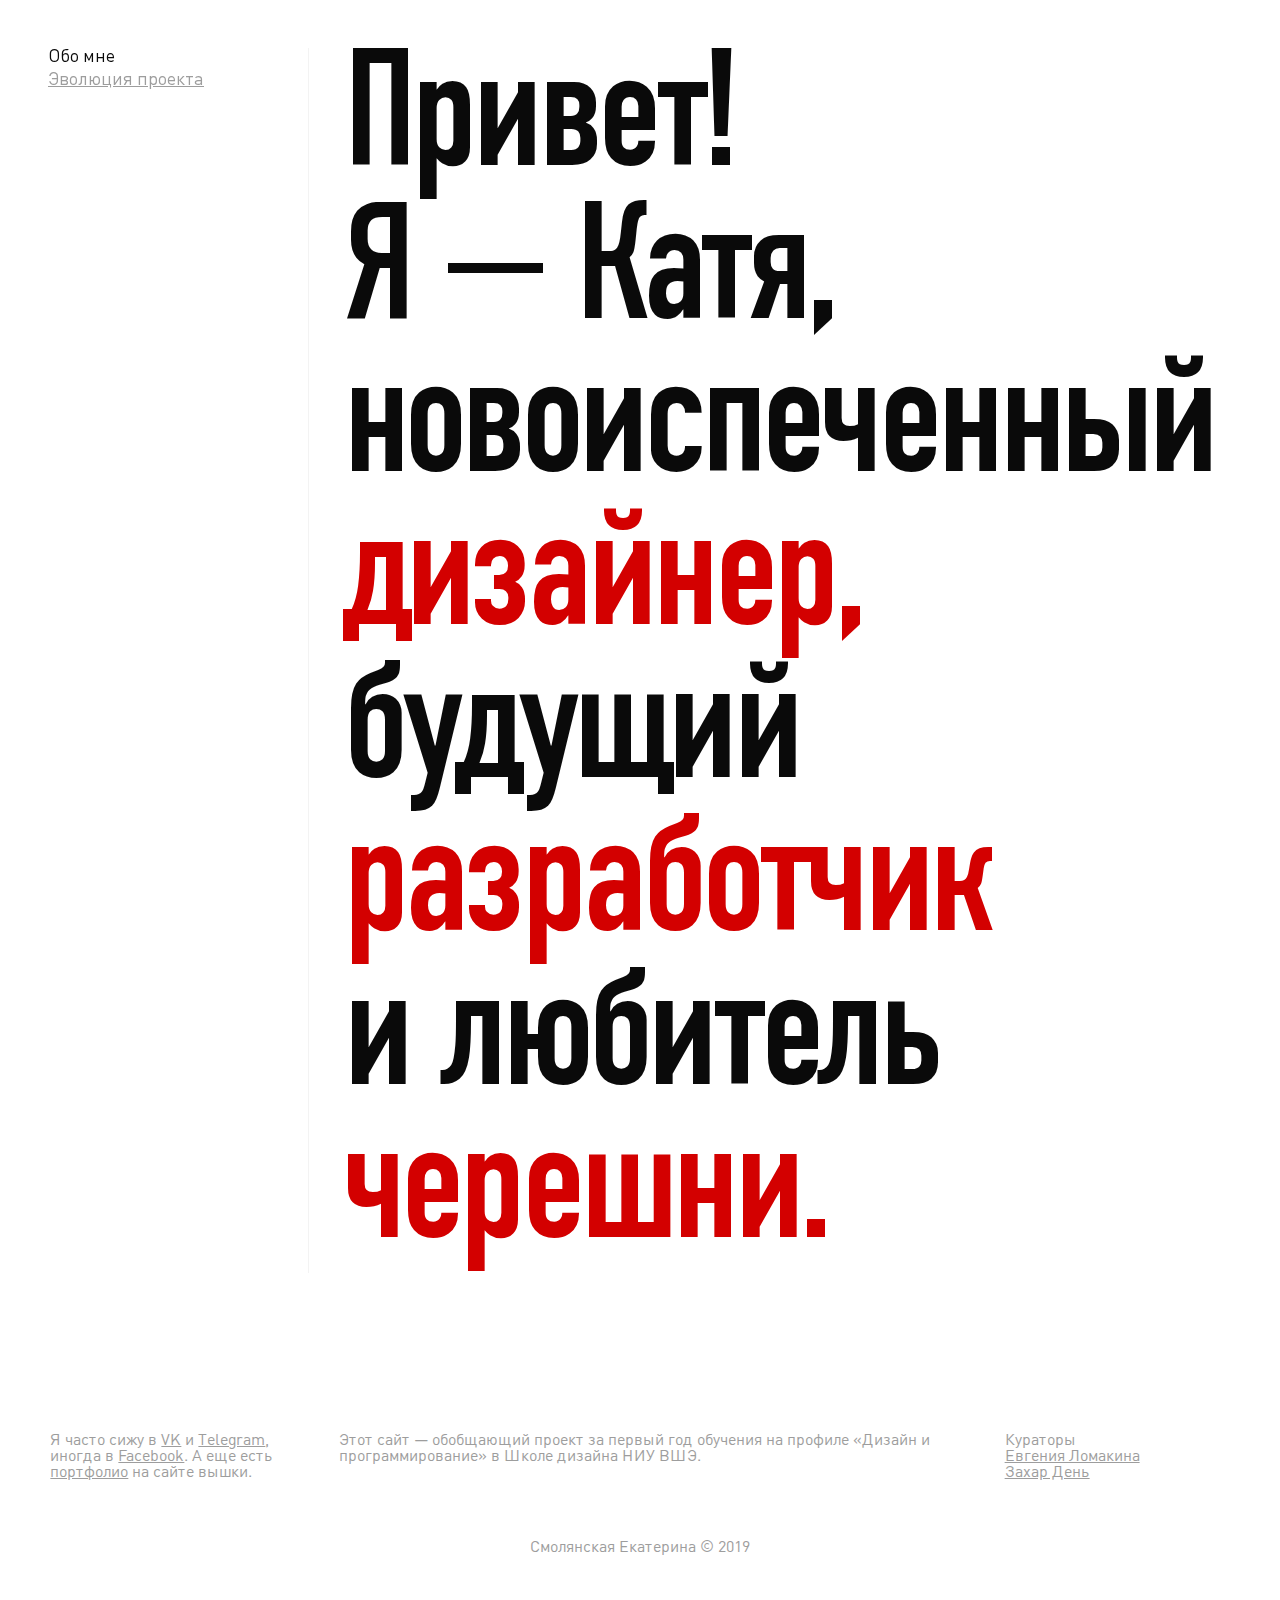
<file: index.html>
<!DOCTYPE html>
<html lang="en" dir="ltr">
<head>
  <meta charset="utf-8">
  <meta name="viewport" content="width=device-width, initial-scale=1.0">  <title>Гусли</title>
  <link rel="stylesheet" href="styles/styles.css">
</head>
<body>
  <section class="page-content">
    <div class="wrap">
      <header>
        <ul class="nav">
          <li>Обо мне</li>
          <li><a href="evolution.html">Эволюция проекта</a></li>
        </ul>
      </header>
      <div class="text">
        <p>Привет!</p>
        <p>Я — Катя,</p>
        <p>новоиспеченный</p>
        <p style="color:#D30000;">дизайнер,</p>
        <p>будущий</p>
        <p style="color:#D30000;">разработчик</p>
        <p>и любитель</p>
        <p style="color:#D30000;">черешни.</p>
      </div>
      <footer>
        <div class="column left">
          <p>Я часто сижу в <a href="https://vk.com/fxfhjnbvfees">VK</a> и <a href="https://t.me/katrinsmol">Telegram</a>, иногда в <a href="https://www.facebook.com/profile.php?id=100028437396484">Facebook</a>. А еще есть <a href="https://portfolio.hse.ru/User/10422">портфолио</a> на сайте вышки.</p>
        </div>
        <div class="column middle">
          <p>Этот сайт — обобщающий проект за первый год обучения на профиле «Дизайн и программирование» в  Школе дизайна НИУ ВШЭ.</p>
        </div>
        <div class="column right">
          <p>Кураторы</p>
          <p><a href="https://design.hse.ru/team/345">Евгения Ломакина</a></p>
          <p><a href="https://design.hse.ru/team/4249">Захар День</a></p>
        </div>
      </footer>
      <p class="name">Смолянская Екатерина © 2019</p>
    </div>

  </section>
</body>
</html>
</file>
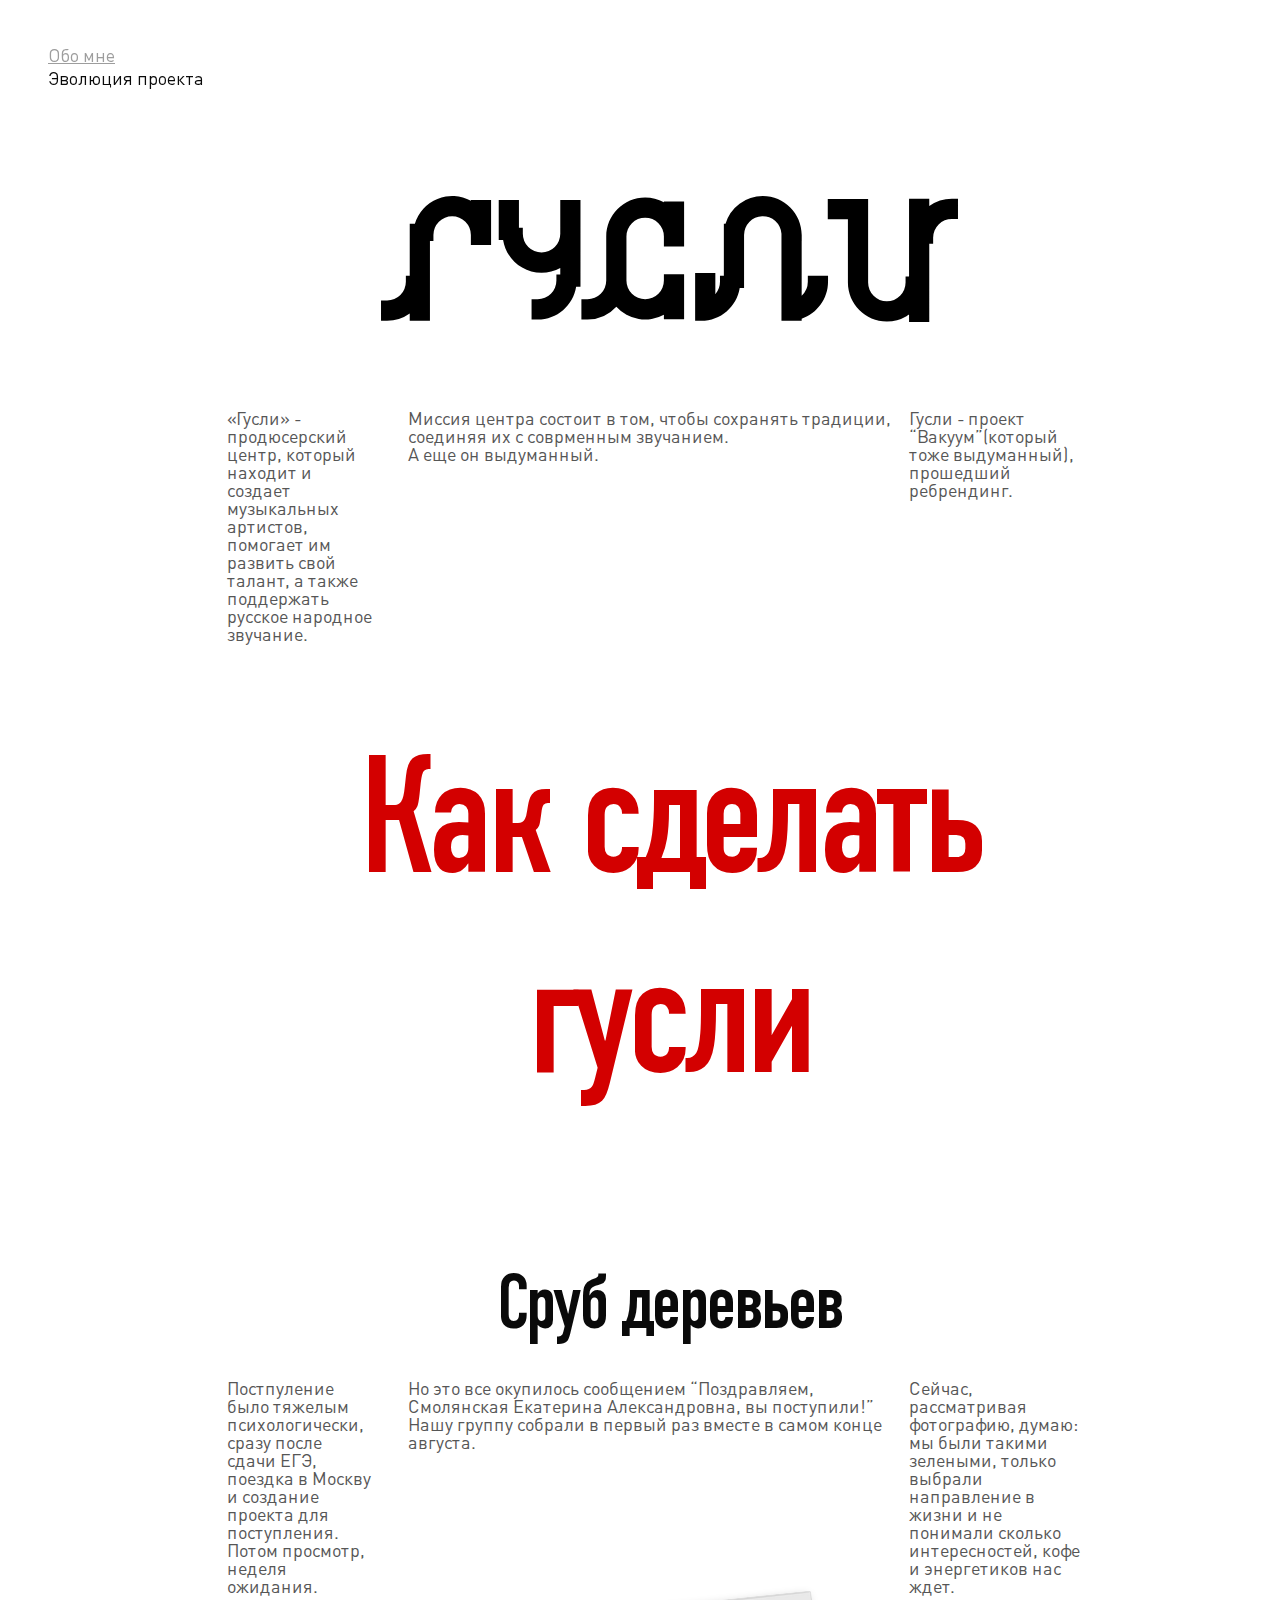
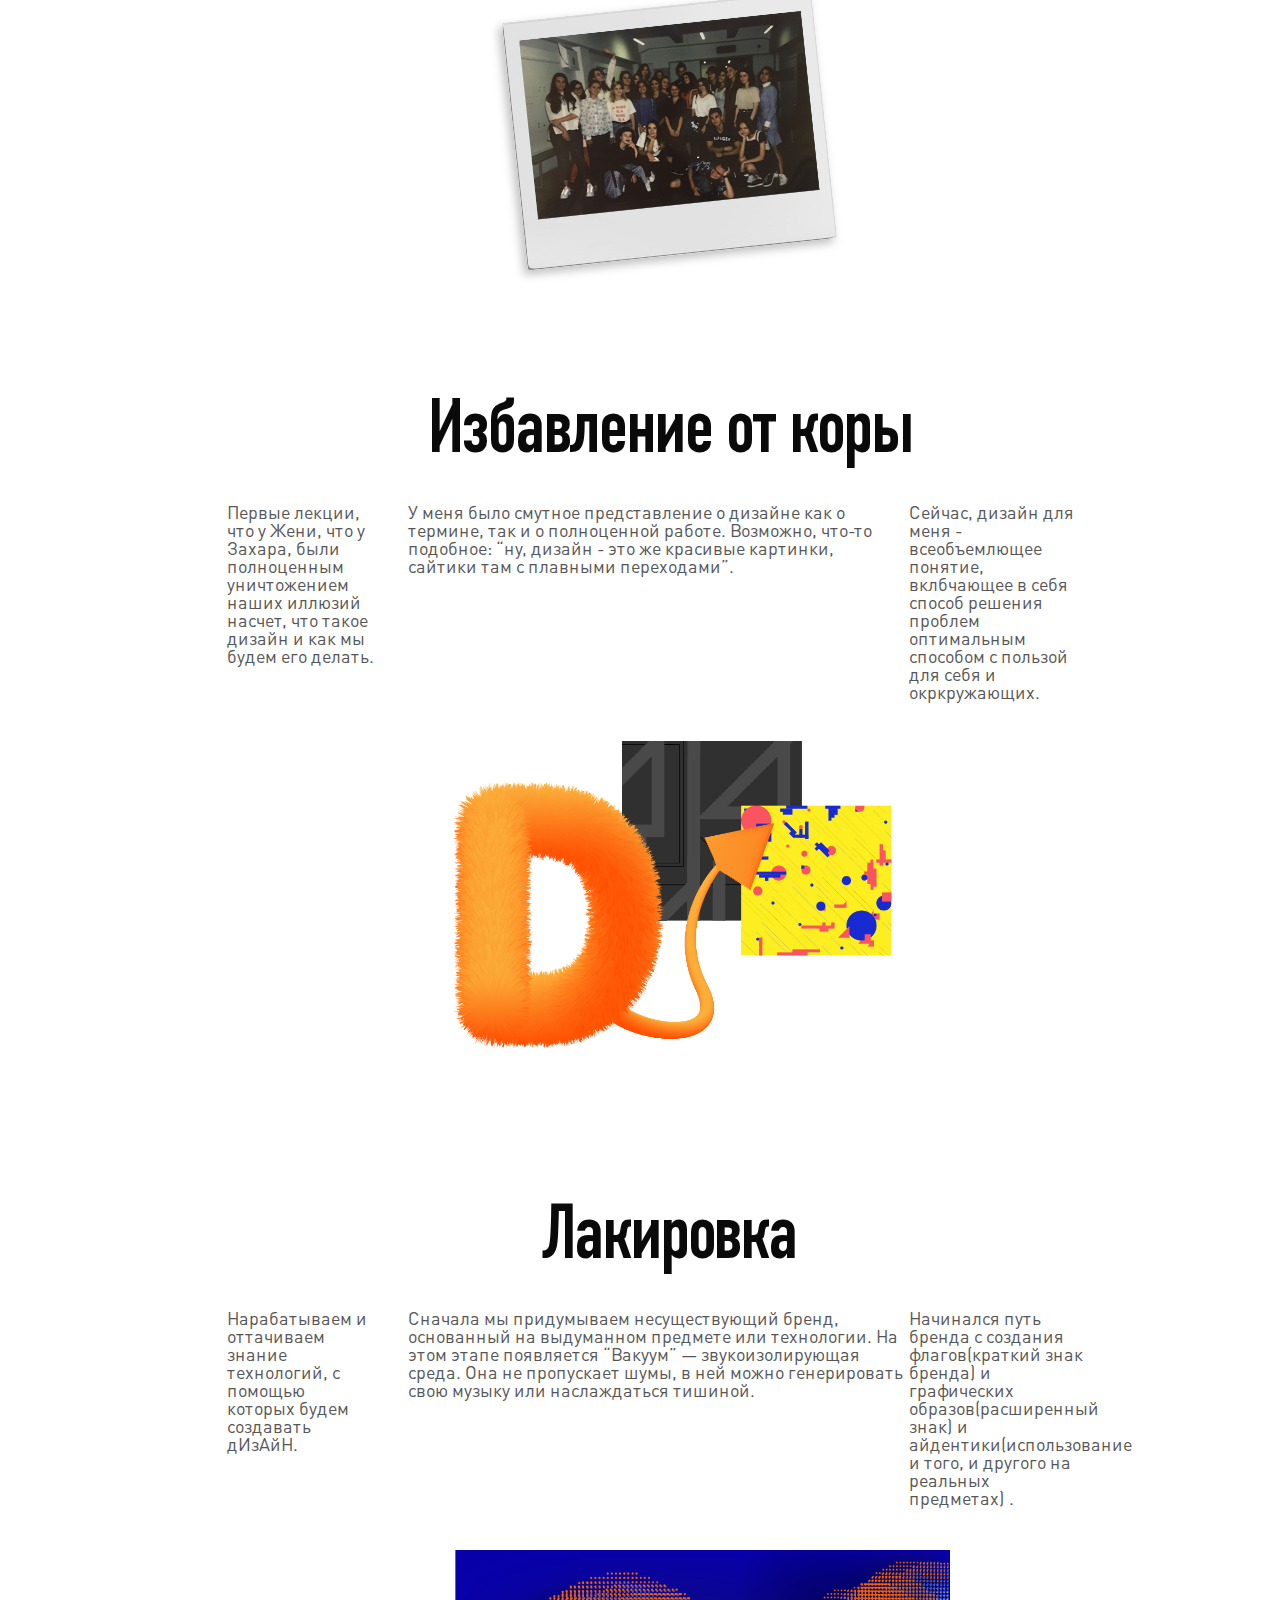
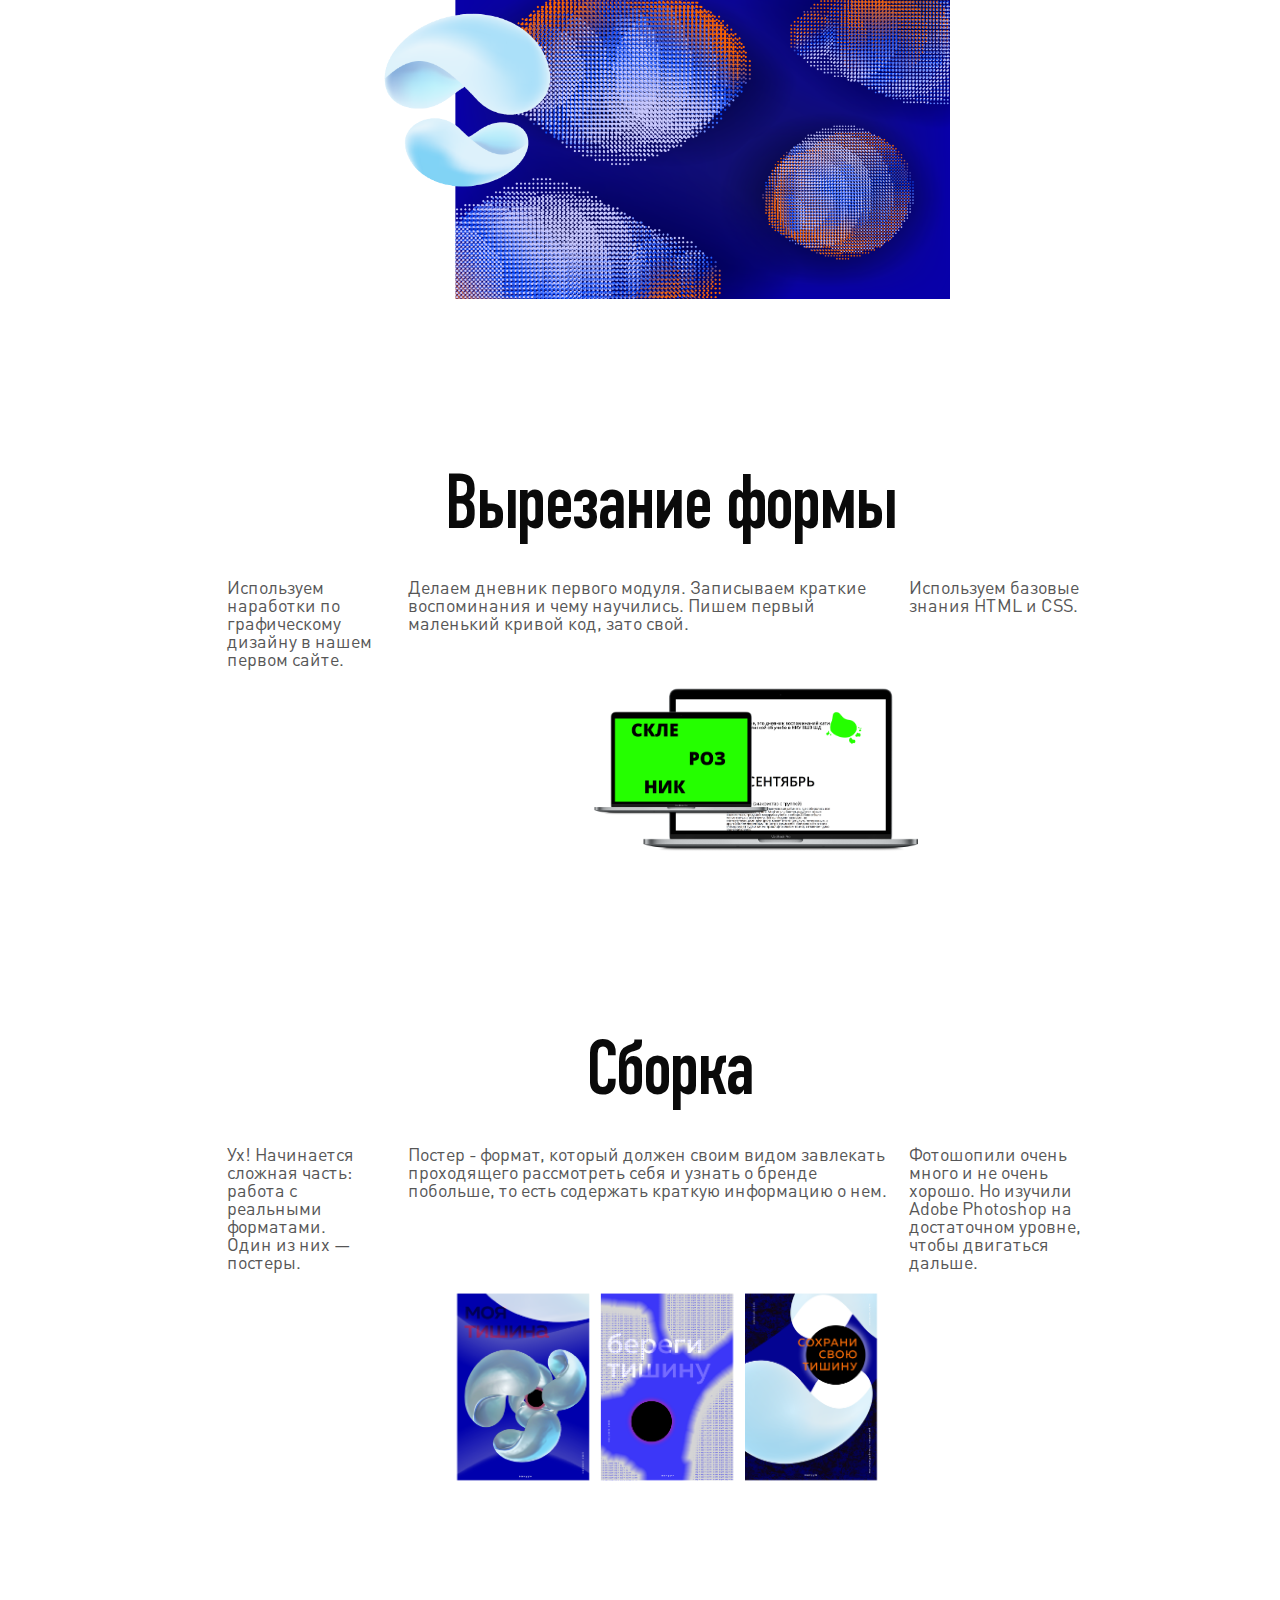
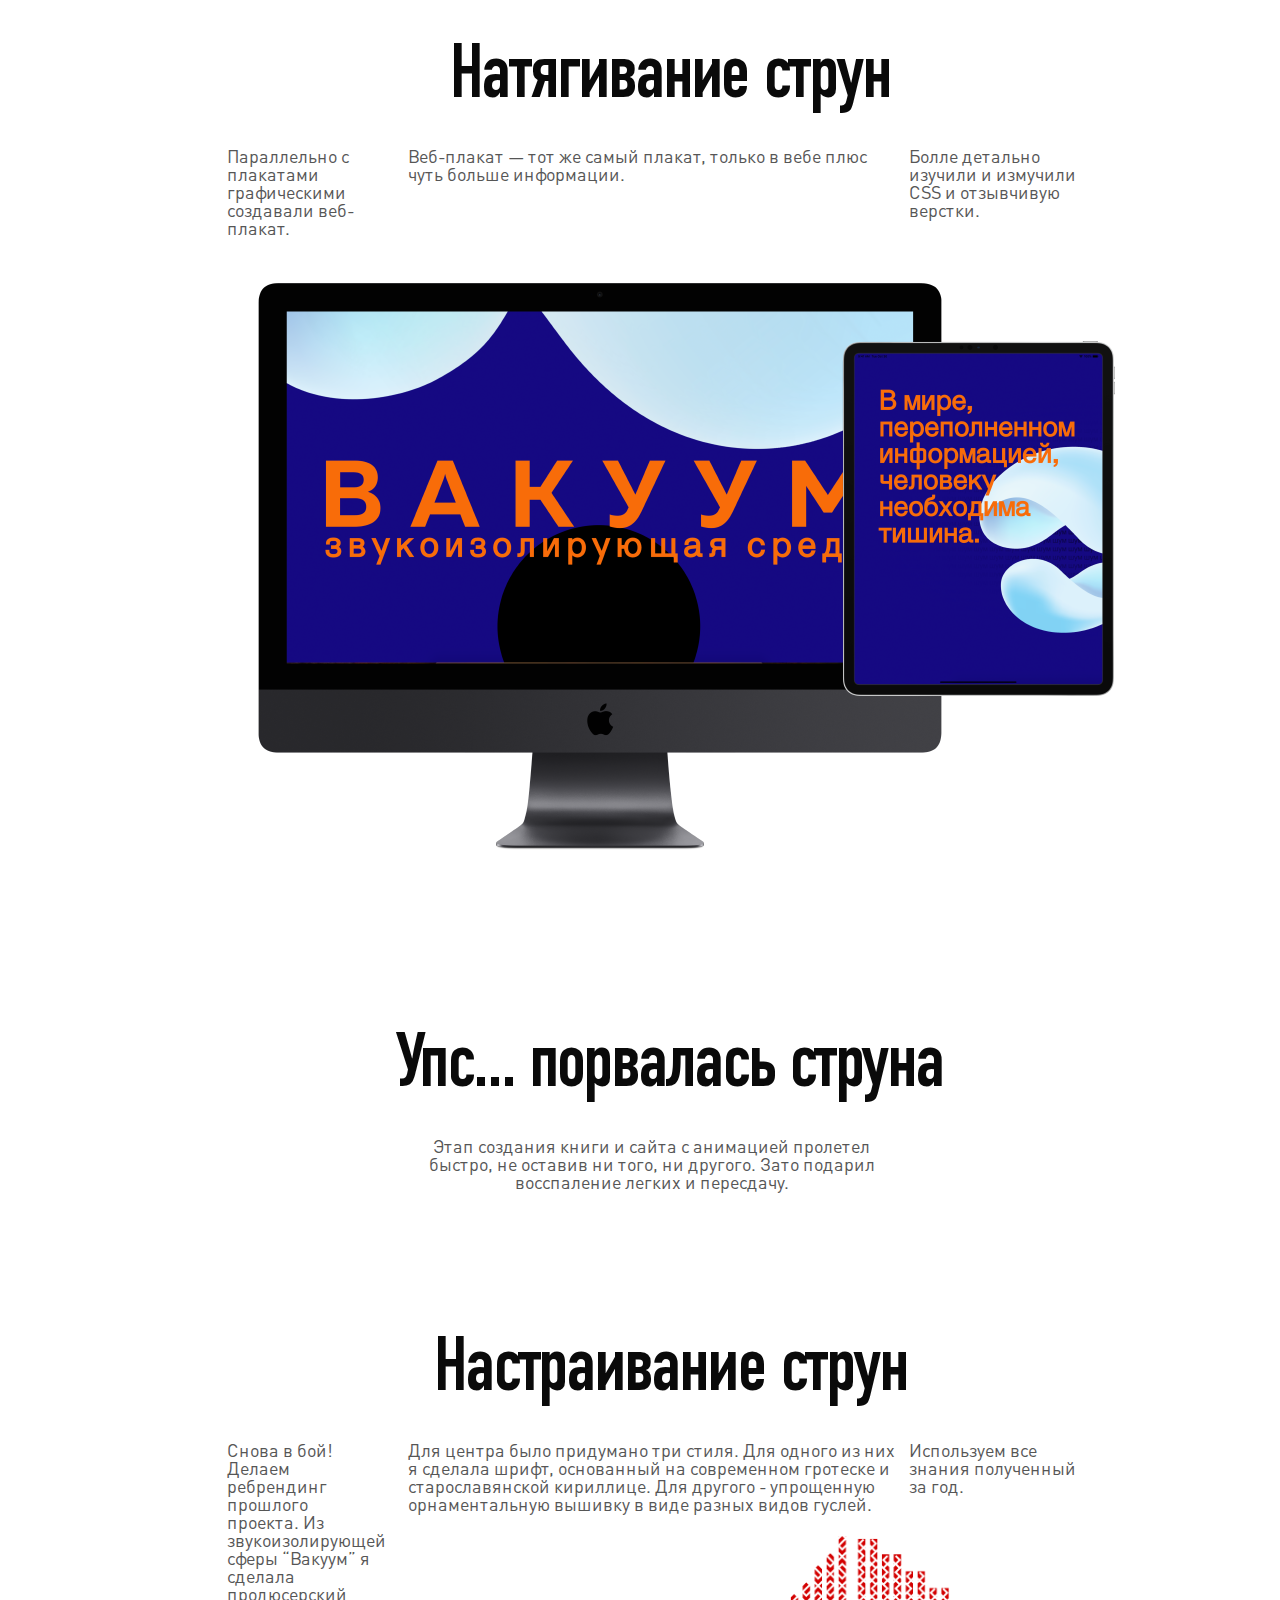
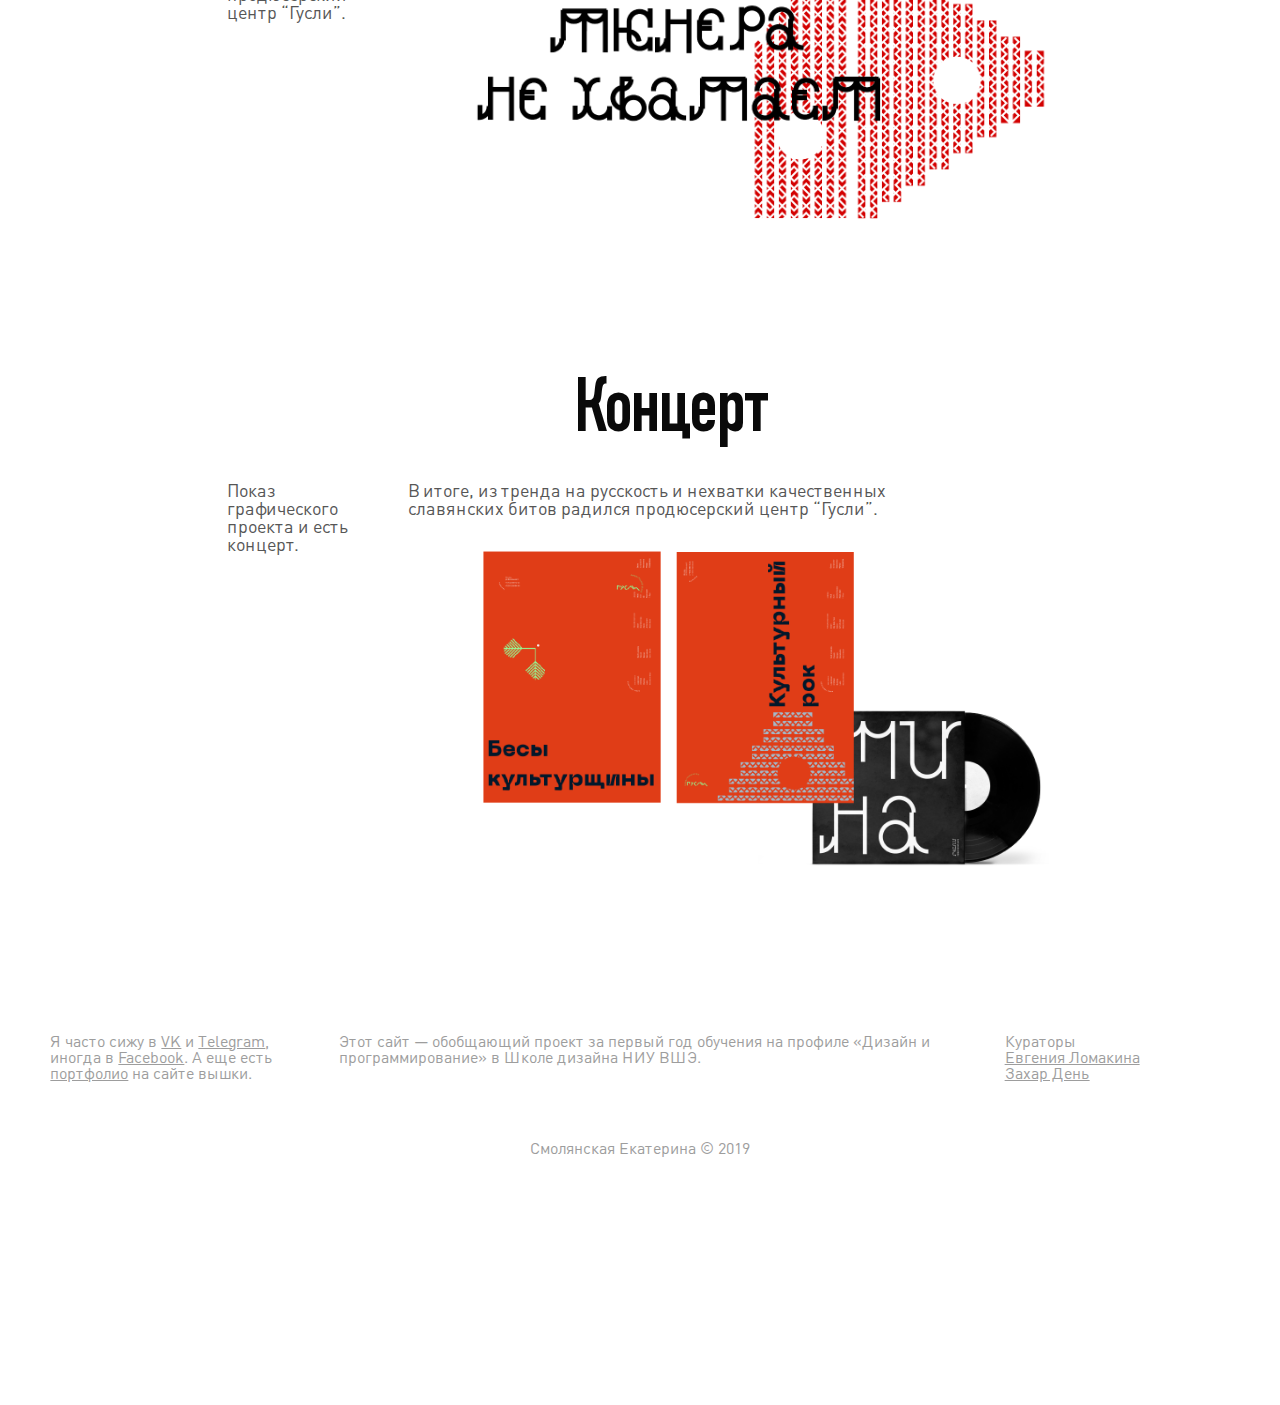
<file: evolution.html>
<!DOCTYPE html>
<html lang="en" dir="ltr">
<head>
  <meta charset="utf-8">
  <meta name="viewport" content="width=device-width, initial-scale=1">
  <title>Эволюция проекта</title>
  <link rel="stylesheet" href="styles/styles.css">
  <link rel="stylesheet" href="styles/styles-evolution.css">
</head>
<body>
  <section class="page-content">
    <div class="wrap">
      <header>
        <ul class="nav">
          <li><a href="index.html">Обо мне</a></li>
          <li>Эволюция проекта</li>
        </ul>
      </header>
      <div class="main">
        <img class="gusli-logo" src="images/gusli-logo.svg" alt="лого гуслей">
        <div class="gusli-text">
          <div class="column left"><p><p>«Гусли» - продюсерский центр, который находит и создает музыкальных артистов, помогает им развить свой талант, а также поддержать русское народное звучание.</p></p> </div>
          <div class="column middle">
          <p>Миссия центра состоит в том, чтобы сохранять традиции, соединяя их с соврменным звучанием.</p>
          <p>А еще он выдуманный.</p></div>
          <div class="column right"><p>Гусли - проект “Вакуум”(который тоже выдуманный), прошедший ребрендинг.</p></div>
        </div>
        <h2>Как сделать гусли</h2>
        <h3>Сруб деревьев</h3>
        <div class="gusli-text">
          <div class="column left"><p>Постпуление было тяжелым психологически, сразу после сдачи ЕГЭ, поездка в Москву и создание проекта для поступления. Потом просмотр, неделя ожидания.</p></div>
          <div class="column middle">
          <p>Но это все окупилось сообщением “Поздравляем, Смолянская Екатерина Александровна, вы поступили!” Нашу группу собрали в первый раз вместе в самом конце августа. </p></div>
          <div class="column right"><p>Сейчас, рассматривая фотографию, думаю: мы были такими зелеными, только выбрали направление в жизни и не понимали сколько интересностей, кофе и энергетиков нас ждет.</p></div>
        </div>
        <img class="fotka" src="images/fotka.png" alt="фотка">
        <h3>Избавление от коры</h3>
        <div class="gusli-text">
          <div class="column left"><p>Первые лекции, что у Жени, что у Захара, были полноценным уничтожением наших иллюзий насчет, что такое дизайн и как мы будем его делать.</p></div>
          <div class="column middle">
          <p>У меня было смутное представление о дизайне как о термине, так и о полноценной работе. Возможно, что-то подобное: “ну, дизайн - это же красивые картинки, сайтики там с плавными переходами”.</p></div>
          <div class="column right"><p>Сейчас, дизайн для меня - всеобъемлющее понятие, вклбчающее в себя способ решения проблем оптимальным способом с пользой для себя и окркружающих.</p></div>
        </div>
        <img class="mb" src="images/mb-all-01.png" alt="морской бой">
        <h3>Лакировка</h3>
        <div class="gusli-text">
          <div class="column left"><p>Нарабатываем и оттачиваем знание технологий, с помощью которых будем создавать дИзАйН.</p></div>
          <div class="column middle">
          <p>Сначала мы придумываем несуществующий бренд, основанный на выдуманном предмете или технологии. На этом этапе появляется “Вакуум” — звукоизолирующая среда. Она не пропускает шумы, в ней можно генерировать свою музыку или наслаждаться тишиной. </p></div>
          <div class="column right"><p>Начинался путь бренда с создания флагов(краткий знак бренда)  и графических образов(расширенный знак) и айдентики(использование и того, и другого на реальных предметах) .</p></div>
        </div>
        <img class="lakirovka" src="images/lakirovka-01.png" alt="Лакировка">
        <h3>Вырезание формы</h3>
        <div class="gusli-text">
          <div class="column left"><p>Используем наработки по графическому дизайну в нашем первом сайте.</p></div>
          <div class="column middle">
          <p>Делаем дневник первого модуля. Записываем краткие воспоминания и чему научились. Пишем первый маленький кривой код, зато свой.</p></div>
          <div class="column right"><p>Используем базовые знания HTML и CSS.</p></div>
        </div>
        <img class="virez" src="images/virez-01.png" alt="Вырез">
        <h3>Сборка</h3>
        <div class="gusli-text">
          <div class="column left"><p>Ух! Начинается сложная часть: работа с реальными форматами. Один из них — постеры.</p></div>
          <div class="column middle">
          <p>Постер - формат, который должен своим видом завлекать проходящего рассмотреть себя и узнать о бренде побольше, то есть содержать краткую информацию о нем.</p></div>
          <div class="column right"><p>Фотошопили очень много и не очень хорошо. Но изучили Adobe Photoshop на достаточном уровне, чтобы двигаться дальше.</p></div>
        </div>
        <img class="posters" src="images/posters-01.png" alt="Постеры">
        <h3>Натягивание струн</h3>
        <div class="gusli-text">
          <div class="column left"><p>Параллельно с плакатами графическими создавали веб-плакат.</p></div>
          <div class="column middle">
          <p>Веб-плакат — тот же самый плакат, только в вебе плюс чуть больше информации.</p></div>
          <div class="column right"><p>Болле детально изучили и измучили CSS и отзывчивую верстки.</p></div>
        </div>
        <img class="comps" src="images/comps-01.png" alt="Композиция">
        <h3>Упс... порвалась струна</h3>
        <div class="gusli-text">
          <div class="ups">
          <p>Этап создания книги и сайта с анимацией пролетел быстро, не оставив ни того, ни другого. Зато подарил восспаление легких и пересдачу.</p></div>
        </div>
        <h3>Настраивание струн</h3>
        <div class="gusli-text">
          <div class="column left"><p>Снова в бой! Делаем ребрендинг прошлого проекта. Из звукоизолирующей сферы “Вакуум” я сделала продюсерский центр “Гусли”.</p></div>
          <div class="column middle">
          <p>Для центра было придумано три стиля. Для одного из них я сделала шрифт, основанный на современном гротеске и старославянской кириллице. Для другого - упрощенную орнаментальную вышивку в виде разных видов гуслей.</p></div>
          <div class="column right"><p>Используем все знания полученный за год. </p></div>
        </div>
        <img class="strun" src="images/strun-01.png" alt="Струны">
        <h3>Концерт</h3>
        <div class="gusli-text">
          <div class="column left"><p>Показ графического проекта и есть концерт.</p></div>
          <div class="column middle">
          <p>В итоге, из тренда на русскость и нехватки качественных славянских битов радился продюсерский центр “Гусли”. </p></div>
          <div class="column right"><p></p></div>
        </div>
        <img class="end" src="images/end-01.png" alt="Конец">
      </div>
        <footer>
          <div class="column left">
            <p>Я часто сижу в <a href="https://vk.com/fxfhjnbvfees">VK</a> и <a href="https://t.me/katrinsmol">Telegram</a>, иногда в <a href="https://www.facebook.com/profile.php?id=100028437396484">Facebook</a>. А еще есть <a href="https://portfolio.hse.ru/User/10422">портфолио</a> на сайте вышки.</p>
          </div>
          <div class="column middle">
            <p>Этот сайт — обобщающий проект за первый год обучения на профиле «Дизайн и программирование» в  Школе дизайна НИУ ВШЭ.</p>
          </div>
          <div class="column right">
            <p>Кураторы</p>
            <p><a href="https://design.hse.ru/team/345">Евгения Ломакина</a></p>
            <p><a href="https://design.hse.ru/team/4249">Захар День</a></p>
          </div>
        </footer>
        <p class="name">Смолянская Екатерина © 2019</p>
      </div>
  </section>
</body>
</html>
</file>
<file: styles/styles-evolution.css>
section.page-content div.wrap div.main {
  padding: 5% 10% 0% 10%;
}

section.page-content div.wrap div.main img.gusli-logo {
  width: 45%;
  height: 45%;
  margin: 0% 5% 12% 25%;
}

section.page-content div.wrap div.main div.gusli-text {
  display: block;

  width: 100%;
  height: 3em;

  color: #565656;

  font-size: 18px;
}

section.page-content div.wrap div.main div.gusli-text div.column {
  float: left;

  margin: 0% 0% 2% 5%;
}

section.page-content div.wrap div.main h2 {
  margin: 25% 5% 0% 5%;

  transition: font-size 1000ms;
  text-align: center;
  letter-spacing: -0.04em;

  color: #D30000;

  font-family: "DINCondensedC";
  font-size: 100px;
  font-weight: normal;
  line-height: 120px;
}


section.page-content div.wrap div.main h3 {
  margin: 15% 10% 3% 10%;

  transition: font-size 1000ms;
  text-align: center;
  letter-spacing: -0.04em;

  color: #0a0a0a;

  font-family: "DINCondensedC";
  font-size: 80px;
  font-weight: normal;
  line-height: 90px;
}

section.page-content div.wrap div.main img.fotka {
  display: block;

  width: 280px;
  margin: 0 auto;

  transition: width 1000ms;
  transform: rotate(-6deg);

  border-radius: 3px;
  box-shadow: -4px 4px 10px rgba(0, 0, 0, 0.25);
}

section.page-content div.wrap div.main img.mb {
  display: block;

  width: 400px;
  margin: 0 auto;
}

section.page-content div.wrap div.main img.lakirovka {
  display: block;

  width: 45%;
  margin: 0 auto;
}

section.page-content div.wrap div.main img.virez {
  width: 300px;
}

section.page-content div.wrap div.main img.virez, section.page-content div.wrap div.main img.posters  {
  display: block;

  margin: 0 auto;
}

section.page-content div.wrap div.main img.strun, section.page-content div.wrap div.main img.end {
  display: block;

  width: 65%;
  margin: 0 auto;
}

section.page-content div.wrap div.main div.gusli-text div.ups {
  width: 56%;
  margin: 0% 20% 0% 20%;

  text-align: center;
}


@media only screen and (min-width: 1110px) {
  section.page-content div.wrap div.main div.gusli-text div.column {
    margin: 0% 0.2% 1% 0.2%;

    transition: margin 2s;
  }

  section.page-content div.wrap div.main div.gusli-text div.column.left {
    width: 20%;
    padding-right: 1.7em;
  }

  section.page-content div.wrap div.main div.gusli-text div.column.middle {
    width: 56%;
  }

  section.page-content div.wrap div.main div.gusli-text div.column.right {
    width: 20%;
  }

  section.page-content div.wrap div.main h2 {
    margin: 30% 10% 8% 10%;

    transition: font-size 1000ms;

    font-size: 13vw;
    line-height: 200px;
  }

  section.page-content div.wrap div.main h3 {
    transition: font-size 1000ms;

    font-size: 6vw;
  }

  section.page-content div.wrap div.main img.fotka {
    display: block;

    width: 35%;
    margin: 0 auto;

    border-radius: 3px;
    box-shadow: -4px 4px 10px rgba(0, 0, 0, 0.25);
  }

  section.page-content div.wrap div.main img.mb {
    display: block;

    width: 55%;
    margin: 0 auto;
  }

  section.page-content div.wrap div.main img.lakirovka {
    display: block;

    width: 65%;
    margin: 0 auto;
  }

  section.page-content div.wrap div.main img.virez {
    display: block;

    width: 40%;
    margin: 0 auto;
  }

  section.page-content div.wrap div.main img.posters {
    display: block;

    width: 50%;
    margin: 0 auto;
  }

  section.page-content div.wrap div.main img.virez, section.page-content div.wrap div.main img.posters  {
    display: block;

    margin: 0 auto;
  }

  section.page-content div.wrap div.main img.strun, section.page-content div.wrap div.main img.end {
    display: block;

    width: 65%;
    margin: 0 auto;
  }

  section.page-content div.wrap div.main img.gusli-logo {
    display: block;

    width: 65%;
    margin: 0 auto;
    margin-top: 10%;
    margin-bottom: 10%;
  }

  section.page-content div.wrap div.main {
    padding: 5% 10% 0% 15%;
  }
}
</file>
<file: styles/styles.css>
@import "reset.css";
@import "layout.css";
@import "fonts.css";
</file>
